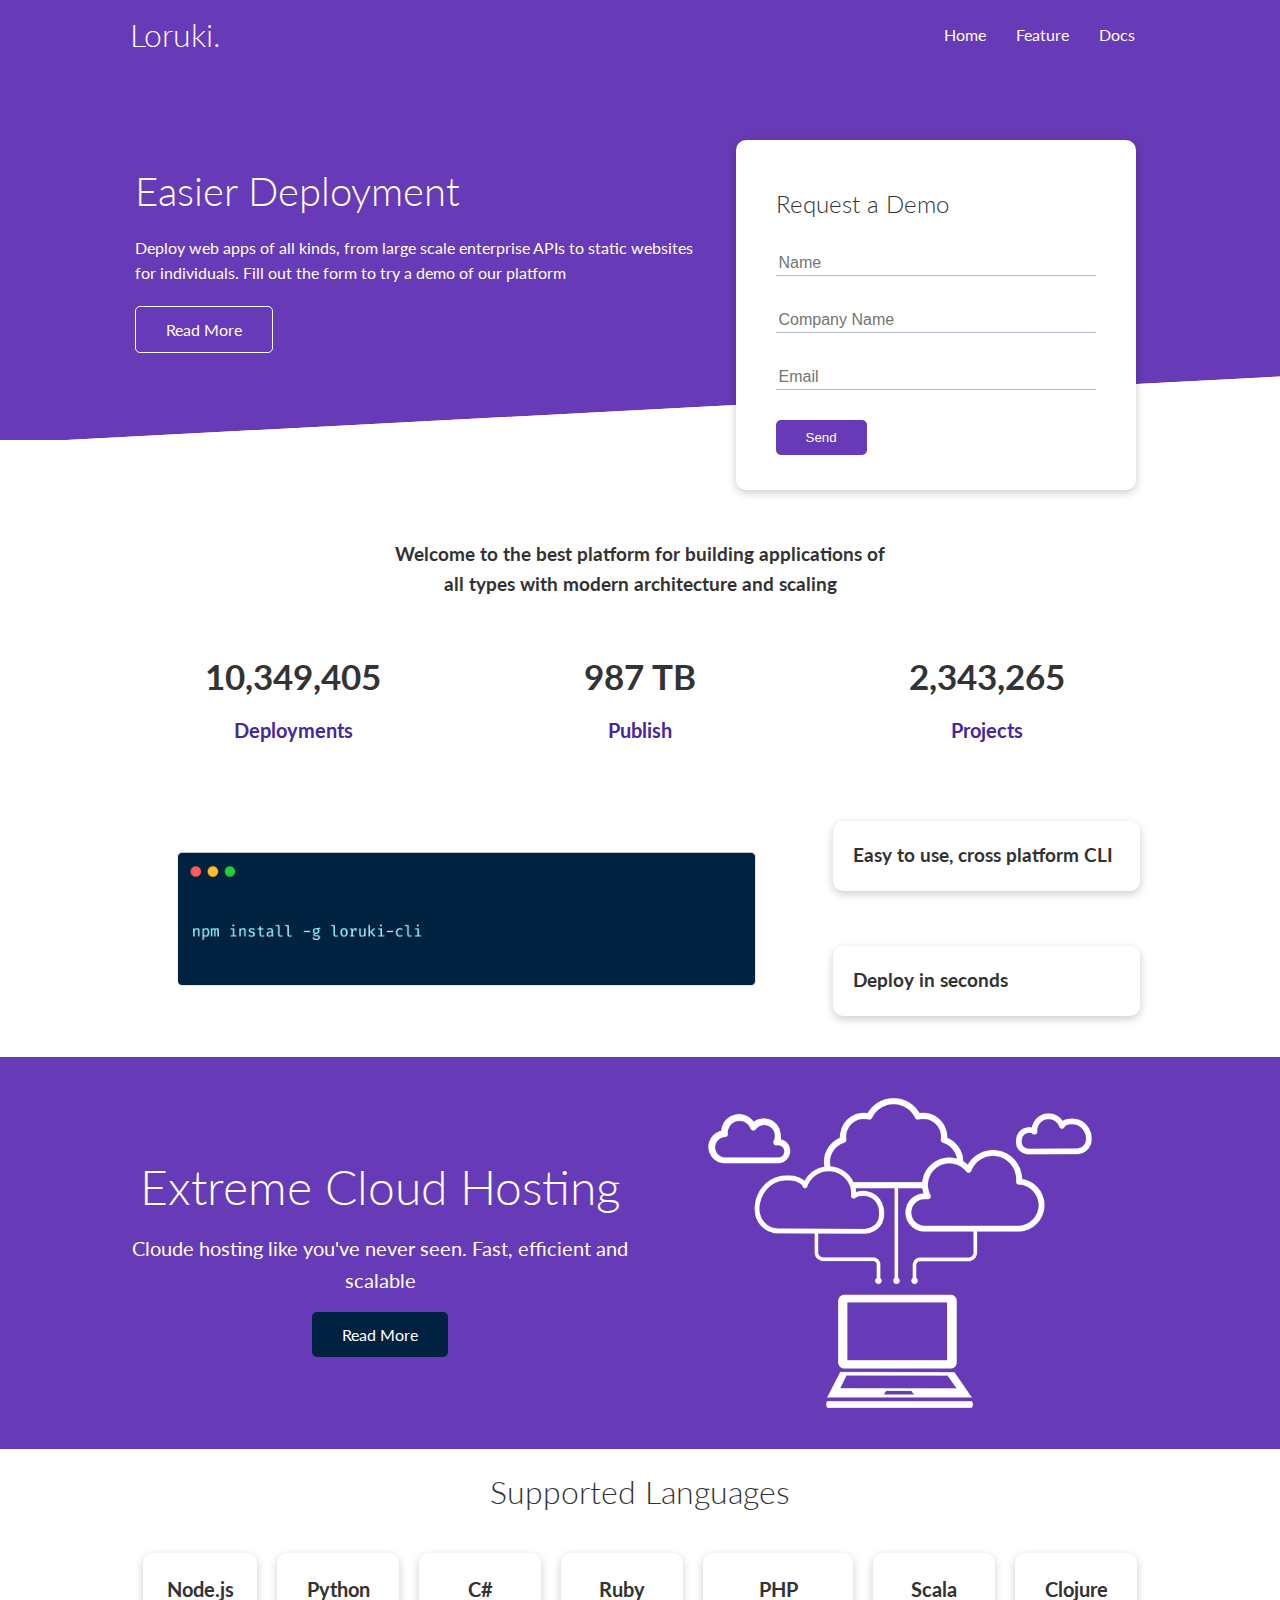
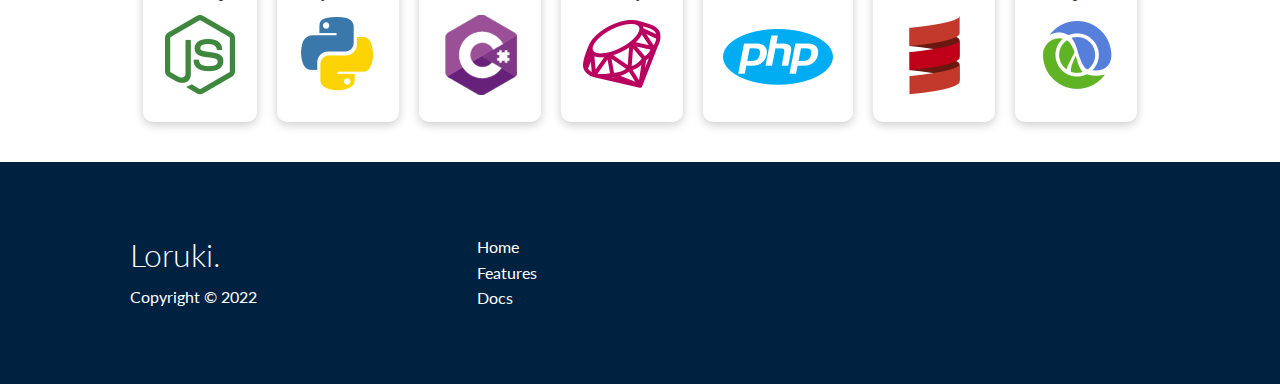
<file: index.html>
<!DOCTYPE html>
<html lang="en">
<head>
    <meta charset="UTF-8">
    <meta http-equiv="X-UA-Compatible" content="IE=edge">
    <meta name="viewport" content="width=device-width, initial-scale=1.0">
    <title>Loruki Design</title>
    <link rel="stylesheet" href="https://cdnjs.cloudflare.com/ajax/libs/font-awesome/5.15.1/css/all.min.css" integrity="sha512-+4zCK9k+qNFUR5X+cKL9EIR+ZOhtIloNl9GIKS57V1MyNsYpYcUrUeQc9vNfzsWfV28IaLL3i96P9sdNyeRssA==" crossorigin="anonymous" referrerpolicy="no-referrer" />
    <link rel="stylesheet" href="utility.css">
    <link rel="stylesheet" href="style.css">
</head>
<body>
    <!-- Navbar -->
    <div class="navbar">
        <div class="container flex">
            <h1 class="logo">Loruki.</h1>
            <nav>
                <ul>
                    <li><a href="index.html">Home</a></li>
                    <li><a href="features.html">Feature</a></li>
                    <li><a href="docs.html">Docs</a></li>
                </ul>
            </nav>
        </div>
    </div>

    <!-- Showcase -->
    <section class="showcase">
        <div class="container grid">
            <div class="showcase-text">
                <h1>Easier Deployment</h1>
                <p>Deploy web apps of all kinds, from large scale enterprise APIs to 
                    static websites for individuals. Fill out the form to try a demo of our platform</p>
                <a href="feature.html" class="btn btn-outline">Read More</a>
            </div>
            <div class="showcase-form card">
                <h2>Request a Demo</h2>
                <form>
                    <div class="form-control">
                        <input type="text" name="name" placeholder="Name" required>
                    </div>
                    <div class="form-control">
                        <input type="text" name="company" placeholder="Company Name" required>
                    </div>
                    <div class="form-control">
                        <input type="email" name="email" placeholder="Email" required>
                    </div>
                    <input type="submit" value="Send" class="btn btn-primary">
                </form>
            </div>
        </div>
    </section>

    <!-- Stats -->
    <section class="stats">
        <div class="container">
            <h3 class="stats-heading text-center my-1">
                Welcome to the best platform for building applications of all types with modern architecture and scaling
            </h3>

            <div class="grid grid-3 text-center my-4">
                <dir>
                    <i class="fas fa-server fa-3x"></i>
                    <h3>10,349,405</h3>
                    <p class="text-secondary">Deployments</p>
                </dir>
                <dir>
                    <i class="fas fa-upload fa-3x"></i>
                    <h3>987 TB</h3>
                    <p class="text-secondary">Publish</p>
                </dir>
                <dir>
                    <i class="fas fa-project-diagram fa-3x"></i>
                    <h3>2,343,265</h3>
                    <p class="text-secondary">Projects</p>
                </dir>
            </div>
        </div>
    </section>

    <!-- Cli -->
    <section class="cli">
        <div class="container grid">
            <img src="/images/cli.png" alt="">
            <div class="card">
                <h3>Easy to use, cross platform CLI</h3>
            </div>
            <div class="card">
                <h3>Deploy in seconds</h3>                
            </div>
        </div>
    </section>

    <!-- Cloud -->
    <section class="cloud bg-primary my-2 py-2">
        <div class="container grid">
            <div class="text-center">
                <h2 class="lg">Extreme Cloud Hosting</h2>
                <p class="lead my-1">Cloude hosting like you've never seen.
                    Fast, efficient and scalable
                </p>
                <a href="features.html" class="btn btn-dark">Read More</a>
            </div>
            <img src="/images/cloud.png" alt="">
        </div>
    </section>

    <!-- Languages -->
    <section class="languages">
        <h2 class="md text-center my-2">
            Supported Languages
        </h2>
        <div class="container flex">
            <div class="card">
                <h4>Node.js</h4>
                <img src="/images/logos/node.png" alt="">
            </div>
            <div class="card">
                <h4>Python</h4>
                <img src="/images/logos/python.png" alt="">
            </div>
            <div class="card">
                <h4>C#</h4>
                <img src="/images/logos/csharp.png" alt="">
            </div>
            <div class="card">
                <h4>Ruby</h4>
                <img src="/images/logos/ruby.png" alt="">
            </div>
            <div class="card">
                <h4>PHP</h4>
                <img src="/images/logos/php.png" alt="">
            </div>
            <div class="card">
                <h4>Scala</h4>
                <img src="/images/logos/scala.png" alt="">
            </div>
            <div class="card">
                <h4>Clojure</h4>
                <img src="/images/logos/clojure.png" alt="">
            </div>
        </div>
    </section>

    <!-- Footer -->
    <footer class="footer bg-dark py-5">
        <div class="container grid grid-3">
            <div>
                <h1>Loruki.</h1>
                <p>Copyright &copy; 2022</p>
            </div>        
            <nav>
                <ul>
                    <li><a href="index.html">Home</a></li>
                    <li><a href="features.html">Features</a></li>
                    <li><a href="docs.html">Docs</a></li>
                </ul>
            </nav>
            <div class="social">
                <a href="#"><i class="fab fa-github fa-2x"></i></a>
                <a href="#"><i class="fab fa-facebook fa-2x"></i></a>
                <a href="#"><i class="fab fa-instagram fa-2x"></i></a>
                <a href="#"><i class="fab fa-twitter fa-2x"></i></a>
            </div>
        </div>
    </footer>
</body>
</html>
</file>
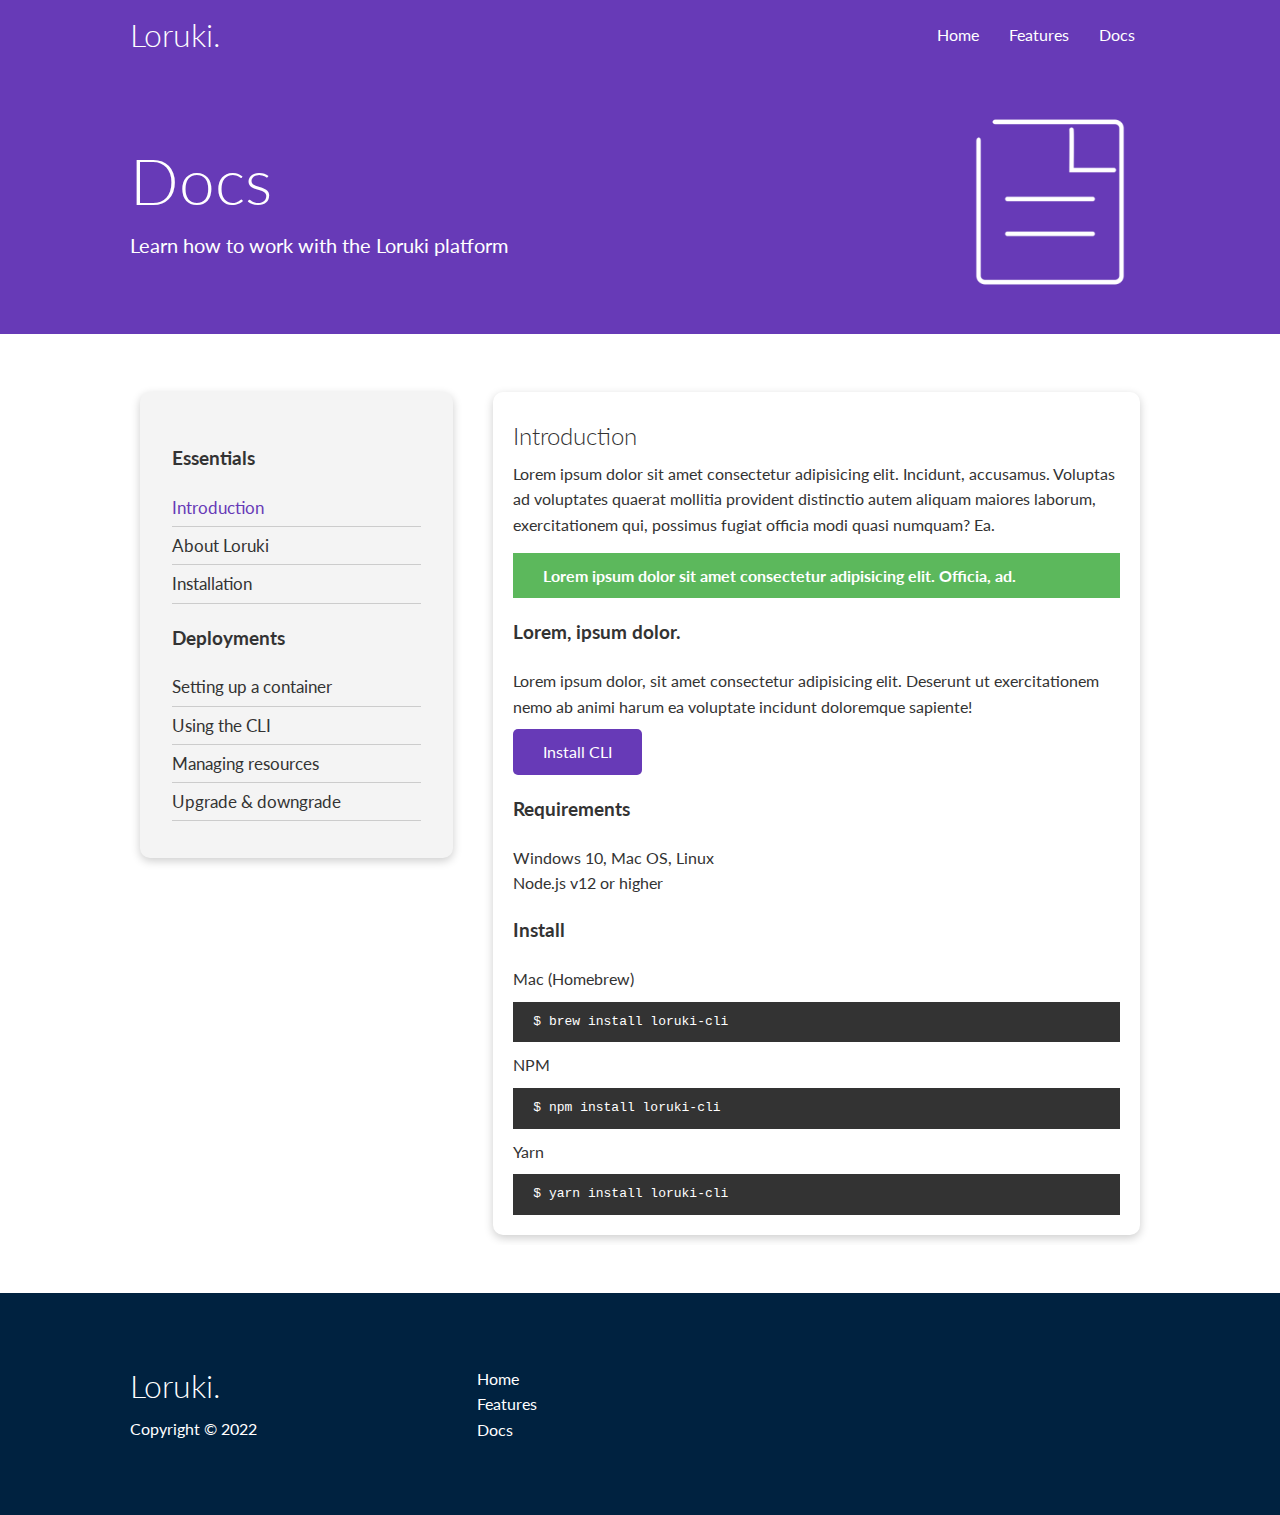
<file: docs.html>
<!DOCTYPE html>
<html lang="en">
<head>
    <meta charset="UTF-8">
    <meta http-equiv="X-UA-Compatible" content="IE=edge">
    <meta name="viewport" content="width=device-width, initial-scale=1.0">
    <title>Loruki Design</title>
    <link rel="stylesheet" href="https://cdnjs.cloudflare.com/ajax/libs/font-awesome/5.15.1/css/all.min.css" integrity="sha512-+4zCK9k+qNFUR5X+cKL9EIR+ZOhtIloNl9GIKS57V1MyNsYpYcUrUeQc9vNfzsWfV28IaLL3i96P9sdNyeRssA==" crossorigin="anonymous" referrerpolicy="no-referrer" />
    <link rel="stylesheet" href="utility.css">
    <link rel="stylesheet" href="style.css">
</head>
<body>
    <!-- Navbar -->
    <div class="navbar">
        <div class="container flex">
            <h1 class="logo">Loruki.</h1>
            <nav>
                <ul>
                    <li><a href="index.html">Home</a></li>
                    <li><a href="features.html">Features</a></li>
                    <li><a href="docs.html">Docs</a></li>
                </ul>
            </nav>
        </div>
    </div>

    <!-- Head -->
    <section class="docs-head bg-primary py-3">
        <div class="container grid">
            <div>
                <h1 class="xl">Docs</h1>
                <p class="lead">
                    Learn how to work with the Loruki platform
                </p>
            </div>
            <img src="/images/docs.png" alt="">
        </div>
    </section>

    <!-- Docs main -->
    <section class="docs-main my-4">
        <div class="container grid">
            <!-- first links grid -->
            <div class="card bg-light p-3">
                <h3 class="my-2">Essentials</h3>
                <nav>
                    <ul>
                        <li><a class="text-primary" href="#">Introduction</a></li>
                        <li><a href="#">About Loruki</a></li>
                        <li><a href="#">Installation</a></li>
                    </ul>
                </nav>
                <h3 class="my-2">Deployments</h3>
                <nav>
                    <ul>
                        <li><a href="#">Setting up a container</a></li>
                        <li><a href="#">Using the CLI</a></li>
                        <li><a href="#">Managing resources</a></li>
                        <li><a href="#">Upgrade & downgrade</a></li>
                    </ul>
                </nav>
            </div>
            <!-- second data grid -->
            <div class="card">
                <h2>Introduction</h2>
                <p>Lorem ipsum dolor sit amet consectetur adipisicing elit. Incidunt, accusamus. Voluptas ad voluptates quaerat mollitia provident distinctio autem aliquam maiores laborum, exercitationem qui, possimus fugiat officia modi quasi numquam? Ea.</p>
                
                <div class="alert alert-success">
                    <i class="fas fa-info"></i> Lorem ipsum dolor sit amet consectetur adipisicing elit. Officia, ad.                    
                </div>

                <h3>Lorem, ipsum dolor.</h3>
                <p>Lorem ipsum dolor, sit amet consectetur adipisicing elit. Deserunt ut exercitationem nemo ab animi harum ea voluptate incidunt doloremque sapiente!</p>
                <a href="#" class="btn btn-primary">Install CLI</a>

                <h3>Requirements</h3>
                <ul>
                    <li>Windows 10, Mac OS, Linux</li>
                    <li>Node.js v12 or higher</li>
                </ul>

                <h3>Install</h3>
                <p>Mac (Homebrew)</p>
                <pre><code>$ brew install loruki-cli</code></pre>
                <p>NPM</p>
                <pre><code>$ npm install loruki-cli</code></pre>
                <p>Yarn</p>
                <pre><code>$ yarn install loruki-cli</code></pre>
            </div>
        </div>
    </section>

    






    <!-- Footer -->
    <footer class="footer bg-dark py-5">
        <div class="container grid grid-3">
            <div>
                <h1>Loruki.</h1>
                <p>Copyright &copy; 2022</p>
            </div>        
            <nav>
                <ul>
                    <li><a href="index.html">Home</a></li>
                    <li><a href="features.html">Features</a></li>
                    <li><a href="docs.html">Docs</a></li>
                </ul>
            </nav>
            <div class="social">
                <a href="#"><i class="fab fa-github fa-2x"></i></a>
                <a href="#"><i class="fab fa-facebook fa-2x"></i></a>
                <a href="#"><i class="fab fa-instagram fa-2x"></i></a>
                <a href="#"><i class="fab fa-twitter fa-2x"></i></a>
            </div>
        </div>
    </footer>
</body>
</html>
</file>
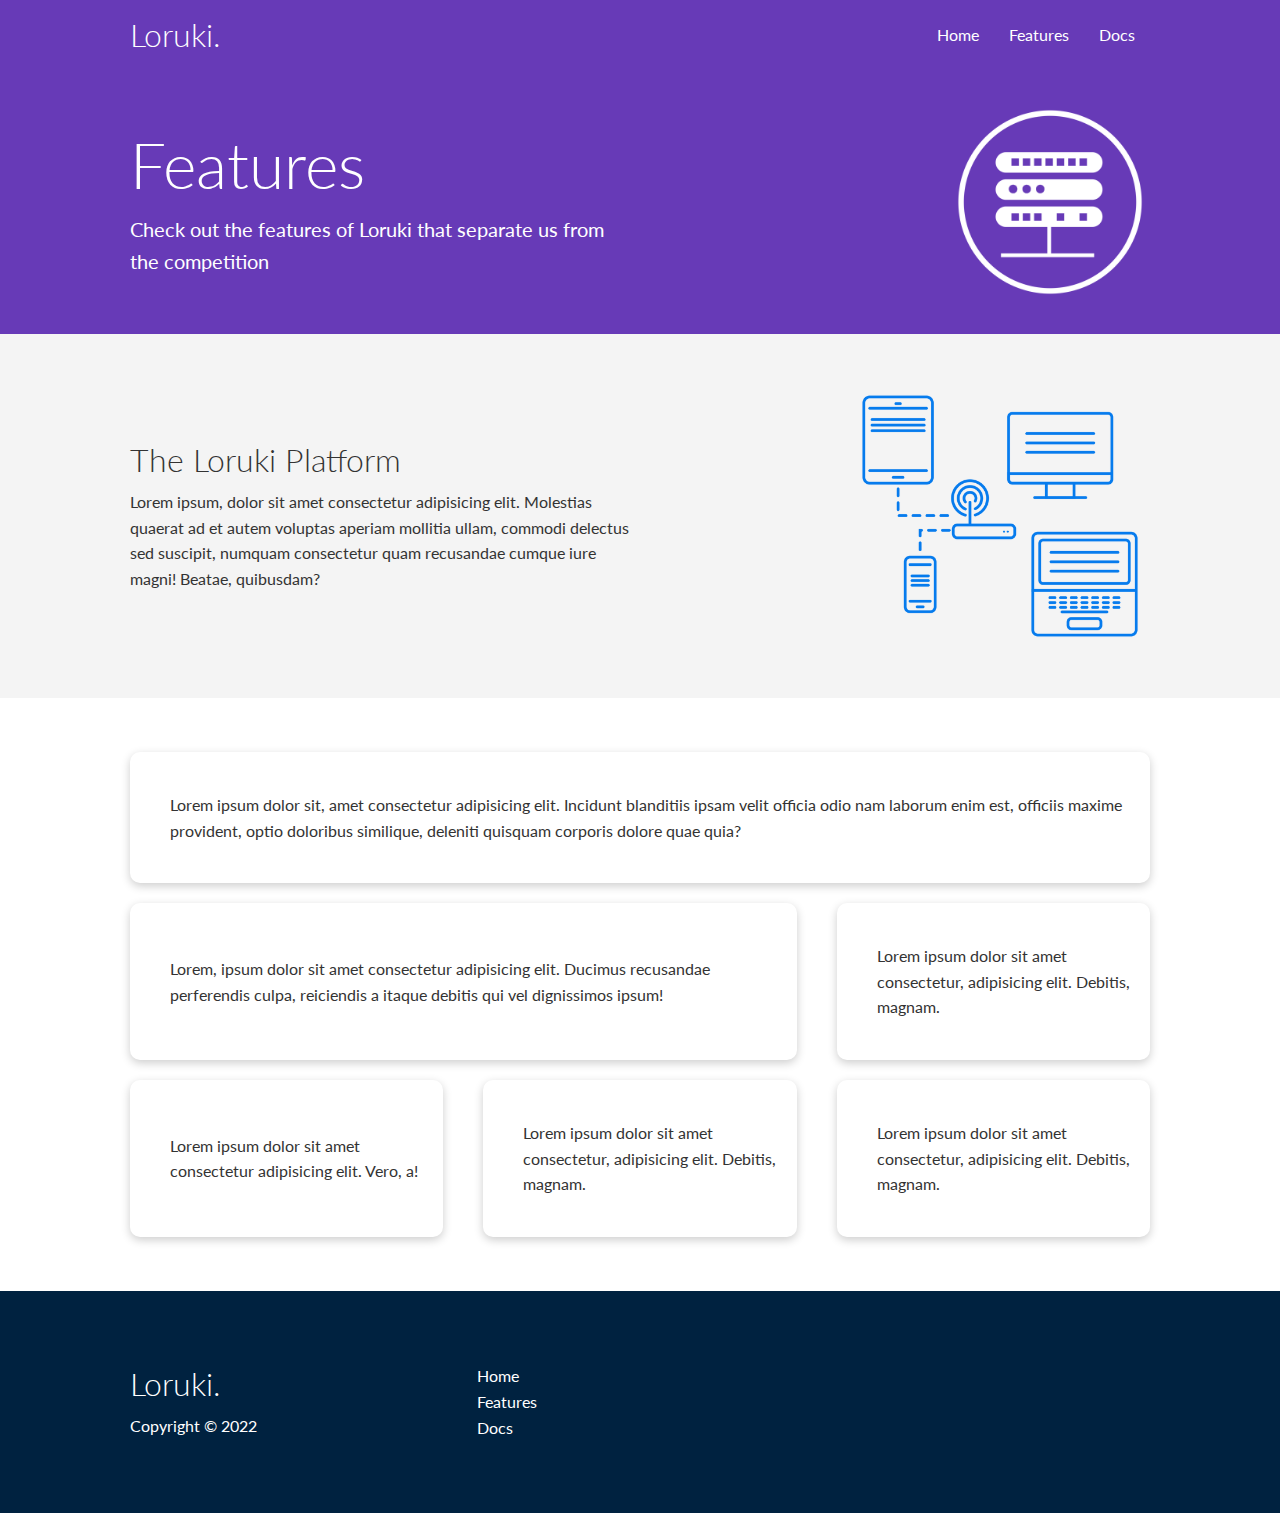
<file: features.html>
<!DOCTYPE html>
<html lang="en">
<head>
    <meta charset="UTF-8">
    <meta http-equiv="X-UA-Compatible" content="IE=edge">
    <meta name="viewport" content="width=device-width, initial-scale=1.0">
    <title>Loruki Design</title>
    <link rel="stylesheet" href="https://cdnjs.cloudflare.com/ajax/libs/font-awesome/5.15.1/css/all.min.css" integrity="sha512-+4zCK9k+qNFUR5X+cKL9EIR+ZOhtIloNl9GIKS57V1MyNsYpYcUrUeQc9vNfzsWfV28IaLL3i96P9sdNyeRssA==" crossorigin="anonymous" referrerpolicy="no-referrer" />
    <link rel="stylesheet" href="utility.css">
    <link rel="stylesheet" href="style.css">
</head>
<body>
    <!-- Navbar -->
    <div class="navbar">
        <div class="container flex">
            <h1 class="logo">Loruki.</h1>
            <nav>
                <ul>
                    <li><a href="index.html">Home</a></li>
                    <li><a href="features.html">Features</a></li>
                    <li><a href="docs.html">Docs</a></li>
                </ul>
            </nav>
        </div>
    </div>

    <!-- Head -->
    <section class="features-head bg-primary py-3">
        <div class="container grid">
            <div>
                <h1 class="xl">Features</h1>
                <p class="lead">
                    Check out the features of Loruki that separate us from the competition
                </p>
            </div>
            <img src="/images/server.png" alt="">
        </div>
    </section>

    <!-- Sub head -->
    <section class="features-sub-head bg-light py-3">
        <div class="container grid">
            <div>
                <h1 class="md">The Loruki Platform</h1>
                <p>
                    Lorem ipsum, dolor sit amet consectetur adipisicing elit. Molestias quaerat ad et autem voluptas aperiam mollitia ullam, commodi delectus sed suscipit, numquam consectetur quam recusandae cumque iure magni! Beatae, quibusdam?                    
                </p>
            </div>
            <img src="/images/server2.png" alt="">
        </div>
    </section>

    <!-- Features Main -->
    <section class="features-main my-2">
        <div class="container grid grid-3">
            <div class="card flex">
                <i class="fas fa-server fa-3x"></i>
                <p>Lorem ipsum dolor sit, amet consectetur adipisicing elit. Incidunt blanditiis ipsam velit officia odio nam laborum enim est, officiis maxime provident, optio doloribus similique, deleniti quisquam corporis dolore quae quia?</p>
            </div>
            <div class="card flex">
                <i class="fas fa-network-wired fa-3x"></i>
                <p>
                    Lorem, ipsum dolor sit amet consectetur adipisicing elit. Ducimus
                    recusandae perferendis culpa, reiciendis a itaque debitis qui vel
                    dignissimos ipsum!
                </p>
            </div>
            <div class="card flex">
                <i class="fas fa-laptop-code fa-3x"></i>
                <p>
                    Lorem ipsum dolor sit amet consectetur, adipisicing elit. Debitis,
                    magnam.
                </p>
            </div>
            <div class="card flex">
                <i class="fas fa-database fa-3x"></i>
                <p>
                    Lorem ipsum dolor sit amet consectetur adipisicing elit. Vero, a!
                </p>
            </div>
            <div class="card flex">
                <i class="fas fa-power-off fa-3x"></i>
                <p>
                    Lorem ipsum dolor sit amet consectetur, adipisicing elit. Debitis,
                    magnam.
                </p>
            </div>
            <div class="card flex">
                <i class="fas fa-upload fa-3x"></i>
                <p>
                    Lorem ipsum dolor sit amet consectetur, adipisicing elit. Debitis,
                    magnam.
                </p>
            </div>
        </div>
    </section>






    <!-- Footer -->
    <footer class="footer bg-dark py-5">
        <div class="container grid grid-3">
            <div>
                <h1>Loruki.</h1>
                <p>Copyright &copy; 2022</p>
            </div>        
            <nav>
                <ul>
                    <li><a href="index.html">Home</a></li>
                    <li><a href="features.html">Features</a></li>
                    <li><a href="docs.html">Docs</a></li>
                </ul>
            </nav>
            <div class="social">
                <a href="#"><i class="fab fa-github fa-2x"></i></a>
                <a href="#"><i class="fab fa-facebook fa-2x"></i></a>
                <a href="#"><i class="fab fa-instagram fa-2x"></i></a>
                <a href="#"><i class="fab fa-twitter fa-2x"></i></a>
            </div>
        </div>
    </footer>
</body>
</html>
</file>
<file: utility.css>
.container{
    max-width: 1100px;
    margin: 0 auto;
    overflow: auto;
    padding: 0 40px;
}

.card{
    background-color: #fff;
    color: #333;
    border-radius: 10px;
    box-shadow: 0 3px 10px rgba(0,0,0,0.2);
    padding: 20px;
    margin: 10px;
}

.btn{
    display: inline-block;
    padding: 10px 30px;
    cursor: pointer;
    background: var(--primary-color);
    color: #fff;
    border: none;
    border-radius: 5px;
}

.btn-outline{
    background-color: transparent;
    border: 1px #fff solid;
}

.btn:hover{
    transform: scale(0.98);
}

/* Backgrounds & colored buttons */
.bg-primary,
.btn-primary{
    background-color: var(--primary-color);
    color: #fff;
}

.bg-secondary,
.btn-secondary{
    background-color: var(--secondary-color);
    color: #fff;
}

.bg-dark,
.btn-dark{
    background-color: var(--dark-color);
    color: #fff;
}

.bg-light,
.btn-light{
    background-color: var(--light-color);
    color: #333;
}

.bg-primary a,
.btn-primar a,
.bg-secondary a,
.btn-secondary a,
.bg-dark a,
.btn-dark a{
    color: #fff;
}

/* Text colors */
.text-primary{
    color: var(--primary-color);
}

.text-secondary{
    color: var(--secondary-color);
}

.text-dark{
    color: var(--dark-color);
}

.text-light{
    color: var(--light-color);
}


/* Text Sizes */
.lead{
    font-size: 20px;
}

.sm{
    font-size: 1rem;
}

.md{
    font-size: 2rem;
}

.lg{
    font-size: 3rem;
}

.xl{
    font-size: 4rem;
}



.text-center{
    text-align: center;
}


/* Alert */
.alert{
    background-color: var(--light-color);
    padding: 10px 20px;
    font-weight: bold;
    margin: 15px 0;
}
.alert i {
    margin-right: 10px;
}

.alert-success{
    background-color: var(--success-color);
    color: #fff;
}

.alert-error{
    background-color: var(--error-color);
    color: #fff;
}

.flex{
    display: flex;
    justify-content: center;
    align-items: center;
    height: 100%;
}

.grid{
    display: grid;
    /* grid-template-columns: 2fr 1fr; */
    grid-template-columns: repeat(2, 1fr);
    gap: 20px;
    justify-content: center;
    align-items: center;
    height: 100%;
}

.grid-3{
    grid-template-columns: repeat(3, 1fr);
}

/* Margin */
.my-1{
    /* 1rem = 16px */
    margin: 1rem 0;
}

.my-2{
    margin: 1.5rem 0;
}

.my-3{
    margin: 2rem 0;
}

.my-4{
    margin: 3rem 0;
}

.my-5{
    margin: 4rem 0;
}

.m-1{
    margin: 1rem;
}

.m-2{
    margin: 1.5rem;
}

.m-3{
    margin: 2rem;
}

.m-4{
    margin: 3rem;
}

.m-5{
    margin: 4rem;
}



/* Padding */
.py-1{
    /* 1rem = 16px */
    padding: 1rem 0;
}

.py-2{
    padding: 1.5rem 0;
}

.py-3{
    padding: 2rem 0;
}

.py-4{
    padding: 3rem 0;
}

.py-5{
    padding: 4rem 0;
}

.p-1{
    padding: 1rem;
}

.p-2{
    padding: 1.5rem;
}

.p-3{
    padding: 2rem;
}

.p-4{
    padding: 3rem;
}

.p-5{
    padding: 4rem;
}
</file>
<file: style.css>
@import url('https://fonts.googleapis.com/css2?family=Lato:wght@300&display=swap');

:root{
    --primary-color: #673AB7;
  --secondary-color: #4527A0;
  --dark-color: #002240;
  --light-color: #f4f4f4;
  --success-color: #5cb85c;
  --error-color: #d9534f;
}

*{
    box-sizing: border-box;
    padding: 0;
    margin: 0;
}

body{
    font-family: 'Lato',sans-serif;
    color: #333;
    line-height: 1.6;
}

ul{
    list-style-type: none;
}

a{
    text-decoration: none;
    color: #333;
}

h1,
h2{
    font-weight: 300;
    line-height: 1.2;
    margin: 10px 0;
}

p{
    margin: 10px 0;
}

img{
    width: 100%;
}

code, pre{
    background: #333;
    color: #fff;
    padding: 10px;
}

/* Navbar */

.navbar{
    background-color: var(--primary-color);
    color: #fff;
    height: 70px;
}

.navbar ul{
    display: flex;
}

.navbar a{
    color: #fff;
    padding: 10px;
    margin: 0 5px;
}

.navbar a:hover{
    border-bottom: 2px #fff solid;
}

.navbar .flex{
    justify-content: space-between;
}


/* Showcase */
.showcase{
    height: 400;
    background-color: var(--primary-color);
    color: #fff;
    position: relative;
}

.showcase h1{
    font-size: 40px;
}

.showcase p{
    margin: 20px 0;
}

.showcase .grid{
    overflow: visible;
    grid-template-columns: 55% auto;
    gap: 30px;
}

.showcase-text{
    animation: slideInFromLeft 1s ease-in;
}

.showcase-form{
    position: relative;
    top: 60px;
    height: 350px;
    width: 400px;
    padding: 40px;
    z-index: 100;
    justify-self: flex-end;
    animation: slideInFromRight 1s ease-in;
}

.showcase-form .form-control{
    margin: 30px 0;;
}

.showcase-form input[type='text'],
.showcase-form input[type='email']{
    border: 0;
    border-bottom: 1px solid #b4becb;
    width: 100%;
    padding: 3px;
    font-size: 16px;
}

.showcase-form input:focus{
    outline: none;
}

.showcase::before,
.showcase::after{
    content: '';
    position: absolute;
    height: 100px;
    bottom: -70px;
    left: 0;
    right: 0;    
    background: #fff;
    transform: skewy(-3deg);
    -moz-transform: skewy(-3deg);
    -ms-transform: skewy(-3deg);
}


/* Stats */
.stats{
    padding-top: 100px;
    animation: slideInFromBottom 1s ease-in;
}

.stats-heading{
    max-width: 500px;
    margin: auto;
}

.stats .grid h3{
    font-size: 35px;
}

.stats .grid p{
    font-size: 20px;
    font-weight: bold;
}

/* Cli */

.cli .grid{
    grid-template-columns: repeat(3, 1fr);
    grid-template-rows: repeat(2, 1fr);
}

.cli .grid > *:first-child{
    grid-column: 1/span 2;
    grid-row: 1/span 2;
}

/* Cloud */
.cloud .grid{
    grid-template-columns: 4fr, 3fr;
}

/* Languages */
.languages .flex{
    flex-wrap: wrap;
}

.languages .card{
    text-align: center;
    margin: 18px 10px 40px;
    transition: transform 0.2s ease-in; /* it will make smooth transion*/
}

.languages .card h4 {
    font-size: 20px;
    margin-bottom: 10px;
}

.languages .card:hover{
    transform: translateY(-15px); /* for transition effect on upword direction */
}




/*! FEATURES ------------------------------------------------------*/
.features-head img,
.docs-head img{
    width: 200px;
    justify-self: flex-end;
}

.features-sub-head img{
    width: 300px;
    justify-self: flex-end;

}

.features-main .card>i{
    margin-right: 20px;
}

.features-main .grid{
    padding: 30px;
}

.features-main .grid > *:first-child{
    grid-column: 1/ span 3;
}

.features-main .grid > *:nth-child(2){
    grid-column: 1 / span 2;
}

/*! ------------------------------------------------------*/

/*! DOCS ------------------------------------------------------*/
.docs-main h3{
    margin: 20px 0;
}

.docs-main .grid{
    grid-template-columns: 1fr 2fr;
    align-items: flex-start;
}

.docs-main nav li {
    font-size: 17px;
    padding-bottom: 5px;
    margin-bottom: 5px;
    border-bottom: 1px #ccc solid;
}

.docs-main a:hover{
    font-weight: bold;
}

/*! ------------------------------------------------------*/

/* Footer */
.footer .social a{
    margin: 0 10px;
}

/*! Animations */
@keyframes slideInFromLeft{
    0%{
        transform: translateX(-100%);
    }

    100%{
        transform: translateX(0);
    }
}

@keyframes slideInFromRight{
    0%{
        transform: translateX(100%);
    }

    100%{
        transform: translateX(0);
    }
}

@keyframes slideInFromTop{
    0%{
        transform: translateY(-100%);
    }

    100%{
        transform: translateX(0);
    }
}

@keyframes slideInFromBottom{
    0%{
        transform: translateY(100%);
    }

    100%{
        transform: translateX(0);
    }
}

/* Tablets and under */
@media(max-width: 768px){
    .grid,
    .showcase .grid,
    .stats .grid,
    .cli .grid,
    .cloud .grid,
    .features-main .grid,
    .docs-main .grid{
        grid-template-columns: 1fr;
        grid-template-rows: 1fr;
    }

    .showcase{
        height: auto;
    }

    .showcase-text{
        text-align: center;
        margin-top: 40px;
        animation: slideInFromTop 1s ease-in;
    }

    .showcase-form{
        justify-self: center;
        margin: auto;
        animation: slideInFromBottom 1s ease-in;
    }

    .cli .grid > *:first-child{
        grid-column: 1;
        grid-row: 1;
    }

    .cloud img{
        width: 350px;
        justify-self: center;
    }

    .features-head,
    .features-sub-head,
    .docs-head{
        text-align: center;
    }

    .features-head img,
    .features-sub-head img,
    .docs-head img{
        justify-self: center;
    }

    .features-main .grid > *:first-child,
    .features-main .grid > *:nth-child(2){
        grid-column: 1;
    }


}

/* Mobile */
@media(max-width: 500px){
    .navbar{
        height: 110px;
    }

    .navbar .flex{
        flex-direction: column;
    }

    .navbar ul{
        padding: 10px;
        background-color: rgba(0,0,0,0.1);
    }
}
</file>
